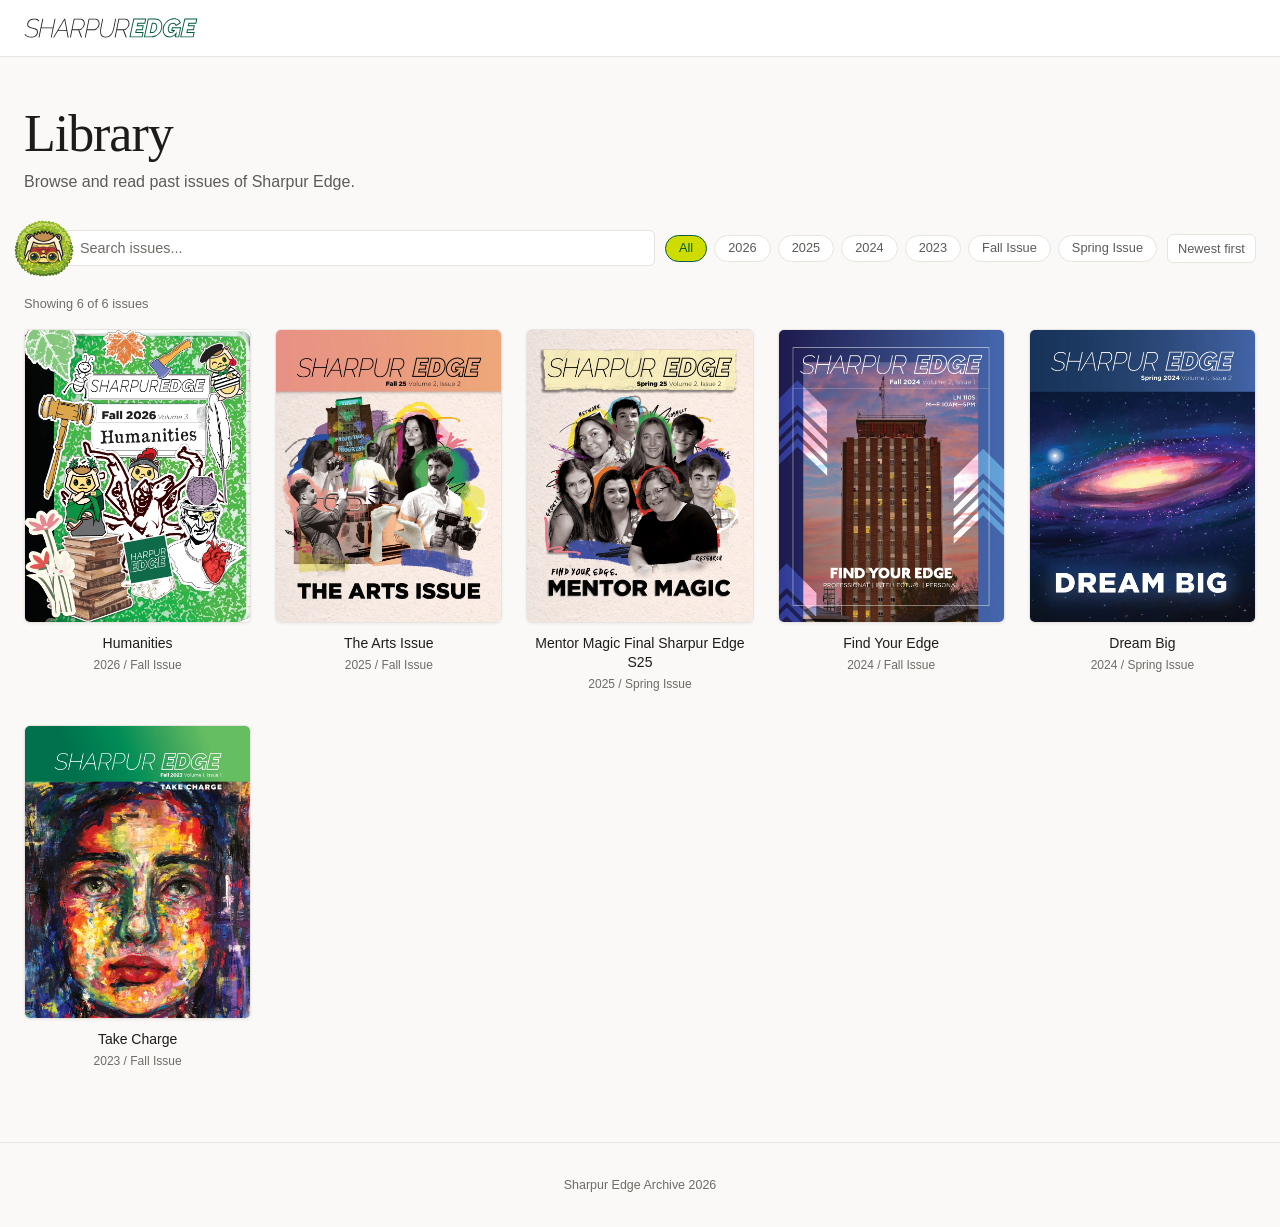
<file: index.html>
<!DOCTYPE html>
<html lang="en">
<head>
  <meta charset="UTF-8">
  <meta name="viewport" content="width=device-width, initial-scale=1">
  <title>Sharpur Edge Library</title>

  <!-- Shared design tokens (colors, fonts, buttons) -->
  <link rel="stylesheet" href="assets/style.css">

  <style>
    /* =============================================================
       ARCHIVE PAGE STYLES
       Most visual customization should happen in assets/style.css.
       Only archive-specific layout is here.
       ============================================================= */

    /* ---- Header layout ---- */
    .header-inner {
      max-width: 1280px;
      margin: 0 auto;
      padding: 0 24px;
      height: 56px;
      display: flex;
      align-items: center;
      justify-content: space-between;
      gap: 16px;
    }

    /* ---- Hero section ---- */
    .hero {
      max-width: 1280px;
      margin: 0 auto;
      padding: 48px 24px 36px;
    }
    .hero h1 {
      font-family: var(--font-serif);
      font-size: clamp(2rem, 5vw, 3.25rem);
      font-weight: normal;
      margin: 0 0 8px;
      letter-spacing: -0.02em;
      line-height: 1.1;
    }
    .hero p {
      color: var(--text-mid);
      font-size: 1rem;
      margin: 0;
    }

    /* ---- Search + Filter toolbar ---- */
    .toolbar {
      max-width: 1280px;
      margin: 0 auto;
      padding: 0 24px 28px;
      display: flex;
      flex-wrap: wrap;
      gap: 10px;
      align-items: center;
    }

    /* Search input */
    .search-wrap {
      position: relative;
      flex: 1 1 260px;
    }

    .search-icon {
      position: absolute;
      left: -10px;
      top: 50%;
      transform: translateY(-50%);
      pointer-events: none;
      width: 60px;
      height: 60px;
      object-fit: contain;
      opacity: 1;
    }
    
    #searchInput {
      width: 100%;
      padding: 9px 12px 9px 55px;
      border: 1px solid var(--border);
      border-radius: var(--radius);
      background: var(--surface);
      font-family: var(--font-sans);
      font-size: 0.9rem;
      color: var(--text-dark);
      outline: none;
      transition: border-color 0.15s;
      -webkit-appearance: none;
    }
    #searchInput:focus { border-color: var(--accent); }
    #searchInput::placeholder { color: var(--text-light); }
    #searchInput:focus-visible,
    #sortSelect:focus-visible {
      border-color: var(--accent);
    }

    /* Filter pill buttons */
    .filter-group {
      display: flex;
      gap: 7px;
      flex-wrap: wrap;
    }
    .filter-btn {
      padding: 6px 13px;
      border: 1px solid var(--border);
      border-radius: 100px;
      background: var(--surface);
      font-family: var(--font-sans);
      font-size: 0.8rem;
      color: var(--text-mid);
      cursor: pointer;
      transition: all 0.15s;
      line-height: 1;
    }
    .filter-btn:hover,
    .filter-btn[aria-pressed="true"] {
      border-color: var(--accent);
      color: var(--accent);
      background: var(--accent-bg);
    }
    .filter-btn:focus-visible {
      border-color: var(--accent);
      background: var(--accent-bg);
    }

    /* Sort dropdown */
    #sortSelect {
      padding: 6px 10px;
      border: 1px solid var(--border);
      border-radius: var(--radius);
      background: var(--surface);
      font-family: var(--font-sans);
      font-size: 0.8rem;
      color: var(--text-mid);
      cursor: pointer;
      outline: none;
      -webkit-appearance: none;
    }
    #sortSelect:focus { border-color: var(--accent); }

    /* ---- Result count line ---- */
    .result-info {
      max-width: 1280px;
      margin: 0 auto;
      padding: 0 24px 16px;
      font-size: 0.8rem;
      color: var(--text-light);
      min-height: 1.2em; /* Prevent layout jump */
    }

    /* ---- Magazine grid ---- */
    .grid {
      max-width: 1280px;
      margin: 0 auto;
      padding: 0 24px 72px;
      display: grid;
      grid-template-columns: repeat(auto-fill, minmax(190px, 1fr));
      gap: 32px 24px;
    }

    /* ---- Magazine card ---- */
    .mag-card {
      display: block;
      text-decoration: none;
      color: inherit;
    }
    .mag-card:hover .cover-frame {
      transform: translateY(-4px);
      border-color: var(--accent);
      box-shadow: var(--shadow-md);
    }
    .mag-card:focus-visible {
      border-radius: var(--radius);
    }
    .mag-card:focus-visible .cover-frame {
      border-color: var(--accent);
      box-shadow: var(--shadow-md);
    }
    .cover-frame {
      aspect-ratio: 8.5 / 11;  /* Standard magazine ratio */
      border: 1px solid var(--border);
      border-radius: var(--radius);
      overflow: hidden;
      background: var(--surface);
      transition: transform 0.2s ease, border-color 0.2s, box-shadow 0.2s;
      box-shadow: var(--shadow-sm);
    }
    .cover-frame img {
      width: 100%;
      height: 100%;
      object-fit: cover;
    }
    /* Placeholder when no cover image exists */
    .cover-placeholder {
      width: 100%;
      height: 100%;
      display: flex;
      flex-direction: column;
      align-items: center;
      justify-content: center;
      gap: 8px;
      background: #F0EDE8;
      color: var(--text-light);
      font-size: 2.25rem;
    }
    .cover-placeholder span {
      font-size: 0.7rem;
      font-family: var(--font-sans);
      letter-spacing: 0.04em;
      text-transform: uppercase;
    }

    .mag-title {
      margin-top: 11px;
      text-align: center;
      font-size: 0.875rem;
      font-weight: 500;
      color: var(--text-dark);
      line-height: 1.35;
    }
    .mag-meta {
      text-align: center;
      font-size: 0.75rem;
      color: var(--text-light);
      margin-top: 3px;
    }

    /* ---- State messages (loading / empty / error) ---- */
    .state-box {
      grid-column: 1 / -1;
      text-align: center;
      padding: 64px 24px;
      color: var(--text-mid);
    }
    .state-box .icon {
      font-size: 2.5rem;
      display: block;
      width: 100px;
      height: 100px;
      object-fit: contain;
      margin: 0 auto 12px;
    }
    .state-box strong {
      display: block;
      margin-bottom: 6px;
      font-size: 1rem;
    }
    .state-box small {
      color: var(--text-light);
      font-size: 0.8rem;
      line-height: 1.6;
    }
    .state-box code {
      background: #F0EDE8;
      padding: 1px 5px;
      border-radius: 3px;
      font-size: 0.8em;
    }

    /* ---- Loading skeleton animation ---- */
    .skeleton .cover-frame {
      background: linear-gradient(90deg, #EEECEA 25%, #E3E0DB 50%, #EEECEA 75%);
      background-size: 200% 100%;
      animation: shimmer 1.4s infinite;
    }
    .skeleton .mag-title {
      height: 12px;
      width: 65%;
      margin: 11px auto 4px;
      background: #E3E0DB;
      border-radius: 3px;
    }
    .skeleton .mag-meta {
      height: 10px;
      width: 40%;
      margin: 0 auto;
      background: #EEECEA;
      border-radius: 3px;
    }
    @keyframes shimmer {
      0%   { background-position: 200% 0; }
      100% { background-position: -200% 0; }
    }

    /* ---- Footer ---- */
    footer {
      border-top: 1px solid var(--border);
      text-align: center;
      padding: 20px 24px;
      font-size: 0.78rem;
      color: var(--text-light);
    }

    /* ---- Mobile ---- */
    @media (max-width: 640px) {
      .header-inner { padding: 0 16px; }
      .hero  { padding: 32px 16px 28px; }
      .toolbar { padding: 0 16px 24px; }
      .result-info { padding: 0 16px 12px; }
      .grid  { padding: 0 16px 56px; gap: 24px 16px;
               grid-template-columns: repeat(auto-fill, minmax(150px, 1fr)); }
    }
  </style>
</head>
<body>

<!-- ============================================================
     HEADER
     ============================================================ -->
<header class="site-header" role="banner">
  <div class="header-inner">
    <a href="index.html" aria-label="Sharpur Edge - home">
      <img src="assets/sharpur-edge-logo.svg" alt="Sharpur Edge" height="32">
    </a>
  </div>
</header>

<!-- ============================================================
     HERO
     ============================================================ -->
<section class="hero">
  <h1>Library</h1>
  <p>Browse and read past issues of Sharpur Edge.</p>
</section>

<!-- ============================================================
     SEARCH + FILTERS
     ============================================================ -->
<div class="toolbar" role="search">
  <div class="search-wrap">
    <img class="search-icon" src="assets/pips/over-the-hedge-pip.svg" alt="Pip Mascot peeking through a Bush with Binoculars" aria-hidden="true" width="30" height="30">
    <input
      id="searchInput"
      type="search"
      placeholder="Search issues..."
      aria-label="Search magazines"
      autocomplete="off"
    >
  </div>

  <!-- Filter buttons are generated dynamically from magazines.json -->
  <div class="filter-group" id="filterGroup" role="group" aria-label="Filter by year or category"></div>
  <select id="sortSelect" aria-label="Sort magazines">
  <option value="newest">Newest first</option>
  <option value="oldest">Oldest first</option>
  <option value="title">Title A-Z</option>
</select>
</div>

<!-- Result count (updated dynamically) -->
<div class="result-info" id="resultInfo" aria-live="polite"></div>

<!-- ============================================================
     MAIN GRID
     ============================================================ -->
<main>
  <div class="grid" id="grid" aria-label="Magazine collection"></div>
</main>

<!-- ============================================================
     FOOTER
     ============================================================ -->
<footer>
  <p>Sharpur Edge Archive 2026</p>
</footer>


<script>
  /* ================================================================
     ARCHIVE PAGE - JAVASCRIPT
     ----------------------------------------------------------------
      FUTURE EMPLOYEES: Do NOT edit this script.
        All magazine data lives in library/magazines.json.
        To add a new issue, edit that JSON file - not this page.
     ================================================================ */

  // ----------------------------------------------------------------
  // State
  // ----------------------------------------------------------------
  let allMagazines = [];       // Full list loaded from magazines.json
  let activeFilters = new Set(); // Active year/category filters
  let searchQuery   = "";       // Current search string

  // ----------------------------------------------------------------
  // DOM references
  // ----------------------------------------------------------------
  const grid        = document.getElementById('grid');
  const filterGroup = document.getElementById('filterGroup');
  const resultInfo  = document.getElementById('resultInfo');
  const searchInput = document.getElementById('searchInput');

  // ----------------------------------------------------------------
  // STEP 1: Load magazine data from config file
  // ----------------------------------------------------------------
  async function loadMagazines() {
    showSkeletons(8);

    try {
      const response = await fetch('library/magazines.json');

      if (!response.ok) {
        throw new Error(`Server returned ${response.status}`);
      }

      allMagazines = await response.json();

      if (!Array.isArray(allMagazines)) {
        throw new Error('magazines.json should be a JSON array');
      }

      buildFilters();
      renderGrid();

    } catch (err) {
      console.error('Failed to load magazines.json:', err);
      grid.innerHTML = `
        <div class="state-box">
          <strong>Could not load the magazine list.</strong>
          <small>
            Make sure <code>library/magazines.json</code> exists and is valid JSON.<br>
            This page must be served from a web server (not opened as a file).<br>
            <br>Error: ${err.message}
          </small>
        </div>`;
    }
  }

  // ----------------------------------------------------------------
  // STEP 2: Build filter pills from unique years + categories
  // ----------------------------------------------------------------
  function buildFilters() {
    // Collect unique years (newest first) and categories
    const years = [...new Set(allMagazines.map(m => m.year).filter(Boolean))]
      .sort((a, b) => b.localeCompare(a));
    const cats = [...new Set(allMagazines.map(m => m.category).filter(Boolean))];

    filterGroup.innerHTML = "";

    // "All" pill - clears all filters
    filterGroup.appendChild(
      makeFilterPill("All", () => {
        activeFilters.clear();
        syncFilterUI();
        renderGrid();
      })
    );

    // Year pills
    years.forEach(y => {
      filterGroup.appendChild(makeFilterPill(y, () => toggleFilter(y)));
    });

    // Category pills
    cats.forEach(c => {
      filterGroup.appendChild(makeFilterPill(c, () => toggleFilter(c)));
    });

    syncFilterUI();
  }

  // Create a single filter pill button
  function makeFilterPill(label, onClick) {
    const btn = document.createElement('button');
    btn.className = 'filter-btn';
    btn.textContent = label;
    btn.dataset.value = label;
    btn.setAttribute('aria-pressed', 'false');
    btn.addEventListener('click', () => {
      onClick();
      syncFilterUI();
    });
    return btn;
  }

  // Toggle a filter value on/off
  function toggleFilter(value) {
    if (activeFilters.has(value)) {
      activeFilters.delete(value);
    } else {
      activeFilters.add(value);
    }
    renderGrid();
  }

  // Update aria-pressed state on all filter pills
  function syncFilterUI() {
    filterGroup.querySelectorAll('.filter-btn').forEach(btn => {
      const val = btn.dataset.value;
      const isAll = val === 'All';
      const isActive = isAll ? activeFilters.size === 0 : activeFilters.has(val);
      btn.setAttribute('aria-pressed', String(isActive));
    });
  }

  // ----------------------------------------------------------------
  // STEP 3: Filter and render the grid
  // ----------------------------------------------------------------
  function getFilteredMagazines() {
    let results = allMagazines.filter(mag => {
      if (activeFilters.size > 0) {
        const matchesYear     = mag.year     && activeFilters.has(mag.year);
        const matchesCategory = mag.category && activeFilters.has(mag.category);
        if (!matchesYear && !matchesCategory) return false;
      }
      if (searchQuery) {
        const q = searchQuery.toLowerCase();
        const haystack = [mag.title, mag.year, mag.category, mag.description]
          .filter(Boolean).join(' ').toLowerCase();
        if (!haystack.includes(q)) return false;
      }
      return true;
    });

    const sort = document.getElementById('sortSelect').value;
    results.sort((a, b) => {
      if (sort === 'newest') return (b.year || '').localeCompare(a.year || '');
      if (sort === 'oldest') return (a.year || '').localeCompare(b.year || '');
      if (sort === 'title')  return (a.title || '').localeCompare(b.title || '');
      return 0;
    });

    return results;
  }

  function renderGrid() {
    const filtered = getFilteredMagazines();

    // Update result count
    if (allMagazines.length > 0) {
      resultInfo.textContent = `Showing ${filtered.length} of ${allMagazines.length} issue${allMagazines.length !== 1 ? 's' : ''}`;
    }

    // Empty state
    if (filtered.length === 0) {
      grid.innerHTML = `
        <div class="state-box">
          <img class="icon" src="assets/pips/exploring-pip.png" alt="" aria-hidden="true" width="" height="">
          <strong>No magazines match your search.</strong>
          <small>Try clearing the search or removing filters.</small>
        </div>`;
      return;
    }

    // Render cards
    grid.innerHTML = "";
    filtered.forEach(mag => grid.appendChild(buildCard(mag)));
  }

  // ----------------------------------------------------------------
  // Build a single magazine card element
  // ----------------------------------------------------------------
  function buildCard(mag) {
    const link = document.createElement('a');
    link.className = 'mag-card';
    link.href      = `reader.html?id=${encodeURIComponent(mag.id)}`;
    link.setAttribute('aria-label', `Read ${mag.title}`);

    // Cover image (with placeholder fallback)
    const frame = document.createElement('div');
    frame.className = 'cover-frame';

    if (mag.cover) {
      const img    = document.createElement('img');
      img.src      = mag.cover;
      img.alt      = `Cover of ${mag.title}`;
      img.loading  = 'lazy';
      img.width    = 400;
      img.height   = 518;
      // If image fails to load, show placeholder
      img.onerror  = () => {
        frame.innerHTML = '<div class="cover-placeholder">:(<span>No cover</span></div>';
      };
      frame.appendChild(img);
    } else {
      frame.innerHTML = '<div class="cover-placeholder">:(<span>No cover</span></div>';
    }

    // Title
    const titleEl = document.createElement('div');
    titleEl.className   = 'mag-title';
    titleEl.textContent = mag.title;

    // Metadata (year / category)
    const metaEl = document.createElement('div');
    metaEl.className   = 'mag-meta';
    metaEl.textContent = [mag.year, mag.category].filter(Boolean).join(' / ');

    link.appendChild(frame);
    link.appendChild(titleEl);
    link.appendChild(metaEl);

    return link;
  }

  // ----------------------------------------------------------------
  // Show skeleton loading cards while data is fetching
  // ----------------------------------------------------------------
  function showSkeletons(count) {
    grid.innerHTML = "";
    for (let i = 0; i < count; i++) {
      const div = document.createElement('div');
      div.className = 'mag-card skeleton';
      div.setAttribute('aria-hidden', 'true');
      div.innerHTML = `
        <div class="cover-frame"></div>
        <div class="mag-title"></div>
        <div class="mag-meta"></div>`;
      grid.appendChild(div);
    }
  }

  // ----------------------------------------------------------------
  // Search handler
  // ----------------------------------------------------------------
  searchInput.addEventListener('input', () => {
    searchQuery = searchInput.value.trim();
    renderGrid();
  });

  document.getElementById('sortSelect').addEventListener('change', renderGrid);

  // ----------------------------------------------------------------
  // Initialize on page load
  // ----------------------------------------------------------------
  loadMagazines();
</script>
</body>
</html>
</file>
<file: assets/style.css>
/* =================================================================
   MENTOR MAGIC - SHARED STYLES
   style.css
   -----------------------------------------------------------------
   FUTURE EDITORS: This is the ONE file to edit if you want to
   change the look of the entire site (colors, fonts, spacing).

   Change values inside :root { } only.
   Do NOT edit anything below the "GLOBAL RESETS" comment unless
   you know what you're doing.
   ================================================================= */

:root {
  /* ---- Brand Colors ---- */
  --bg:           #FAF9F7;     /* Page background */
  --surface:      #ffffff;     /* Cards, header */
  --border:       #E8E4DF;     /* Subtle dividers */
  --text-dark:    #1C1C1A;     /* Headings, body */
  --text-mid:     #5C5A57;     /* Secondary text */
  --text-light:   #6F6B66;     /* Hints, metadata */
  --accent:       #005a43;     /* Links, hover, active - change this to rebrand */
  --accent-hover: #6cc24a;
  --accent-bg:    #cedc00;     /* Very light accent tint */

  /* ---- Shape ---- */
  --radius:       6px;         /* Corner radius for cards / buttons */
  --radius-sm:    4px;

  /* ---- Typography ---- */
  --font-serif: Georgia, 'Times New Roman', serif;   /* Headings, wordmark */
  --font-sans:  -apple-system, BlinkMacSystemFont, 'Segoe UI', sans-serif;  /* UI + body */

  /* ---- Shadows ---- */
  --shadow-sm: 0 1px 3px rgba(0,0,0,0.06);
  --shadow-md: 0 4px 14px rgba(0,0,0,0.08);
}


/* =================================================================
   GLOBAL RESETS - Do not edit below this line unless you know CSS.
   ================================================================= */

*, *::before, *::after {
  box-sizing: border-box;
}

body {
  margin: 0;
  background: var(--bg);
  color: var(--text-dark);
  font-family: var(--font-sans);
  -webkit-font-smoothing: antialiased;
  line-height: 1.5;
}

a {
  color: inherit;
  text-decoration: none;
}

button {
  cursor: pointer;
  font-family: var(--font-sans);
}

a:focus-visible,
button:focus-visible,
input:focus-visible,
select:focus-visible,
textarea:focus-visible,
[tabindex]:focus-visible {
  outline: 3px solid var(--accent-hover);
  outline-offset: 3px;
  box-shadow: 0 0 0 5px rgba(0, 90, 67, 0.18);
}

img {
  display: block;
  max-width: 100%;
}


/* -----------------------------------------------------------------
   SHARED BUTTON COMPONENT
   Usage:  <button class="btn">Default</button>
           <button class="btn btn-accent">Primary</button>
           <a class="btn" href="...">Link Button</a>
   ----------------------------------------------------------------- */
.btn {
  display: inline-flex;
  align-items: center;
  gap: 6px;
  padding: 7px 13px;
  border: 1px solid var(--border);
  border-radius: var(--radius);
  background: var(--surface);
  font-size: 0.875rem;
  color: var(--text-dark);
  cursor: pointer;
  transition: border-color 0.15s, color 0.15s, background 0.15s;
  text-decoration: none;
  white-space: nowrap;
  line-height: 1;
}
.btn:hover {
  border-color: var(--accent);
  color: var(--accent);
}
.btn-accent {
  background: var(--accent);
  border-color: var(--accent);
  color: #fff;
  font-weight: 500;
}
.btn-accent:hover {
  background: var(--accent-hover);
  border-color: var(--accent-hover);
  color: #005a43;
}
.btn-icon {
  padding: 7px 10px;
  font-size: 0.9rem;
}


/* -----------------------------------------------------------------
   SHARED HEADER
   Used on both index.html and reader.html
   ----------------------------------------------------------------- */
.site-header {
  background: var(--surface);
  border-bottom: 1px solid var(--border);
  position: sticky;
  top: 0;
  z-index: 200;
}

.wordmark {
  font-family: var(--font-serif);
  font-size: 1rem;
  font-weight: normal;
  letter-spacing: 0.03em;
  color: var(--text-dark);
  text-decoration: none;
  white-space: nowrap;
}
.wordmark em {
  color: var(--accent);
  font-style: normal;
}


/* -----------------------------------------------------------------
   UTILITY
   ----------------------------------------------------------------- */
.sr-only {
  position: absolute;
  width: 1px;
  height: 1px;
  overflow: hidden;
  clip: rect(0,0,0,0);
  white-space: nowrap;
}

.divider {
  width: 1px;
  height: 20px;
  background: var(--border);
  flex-shrink: 0;
}
</file>
